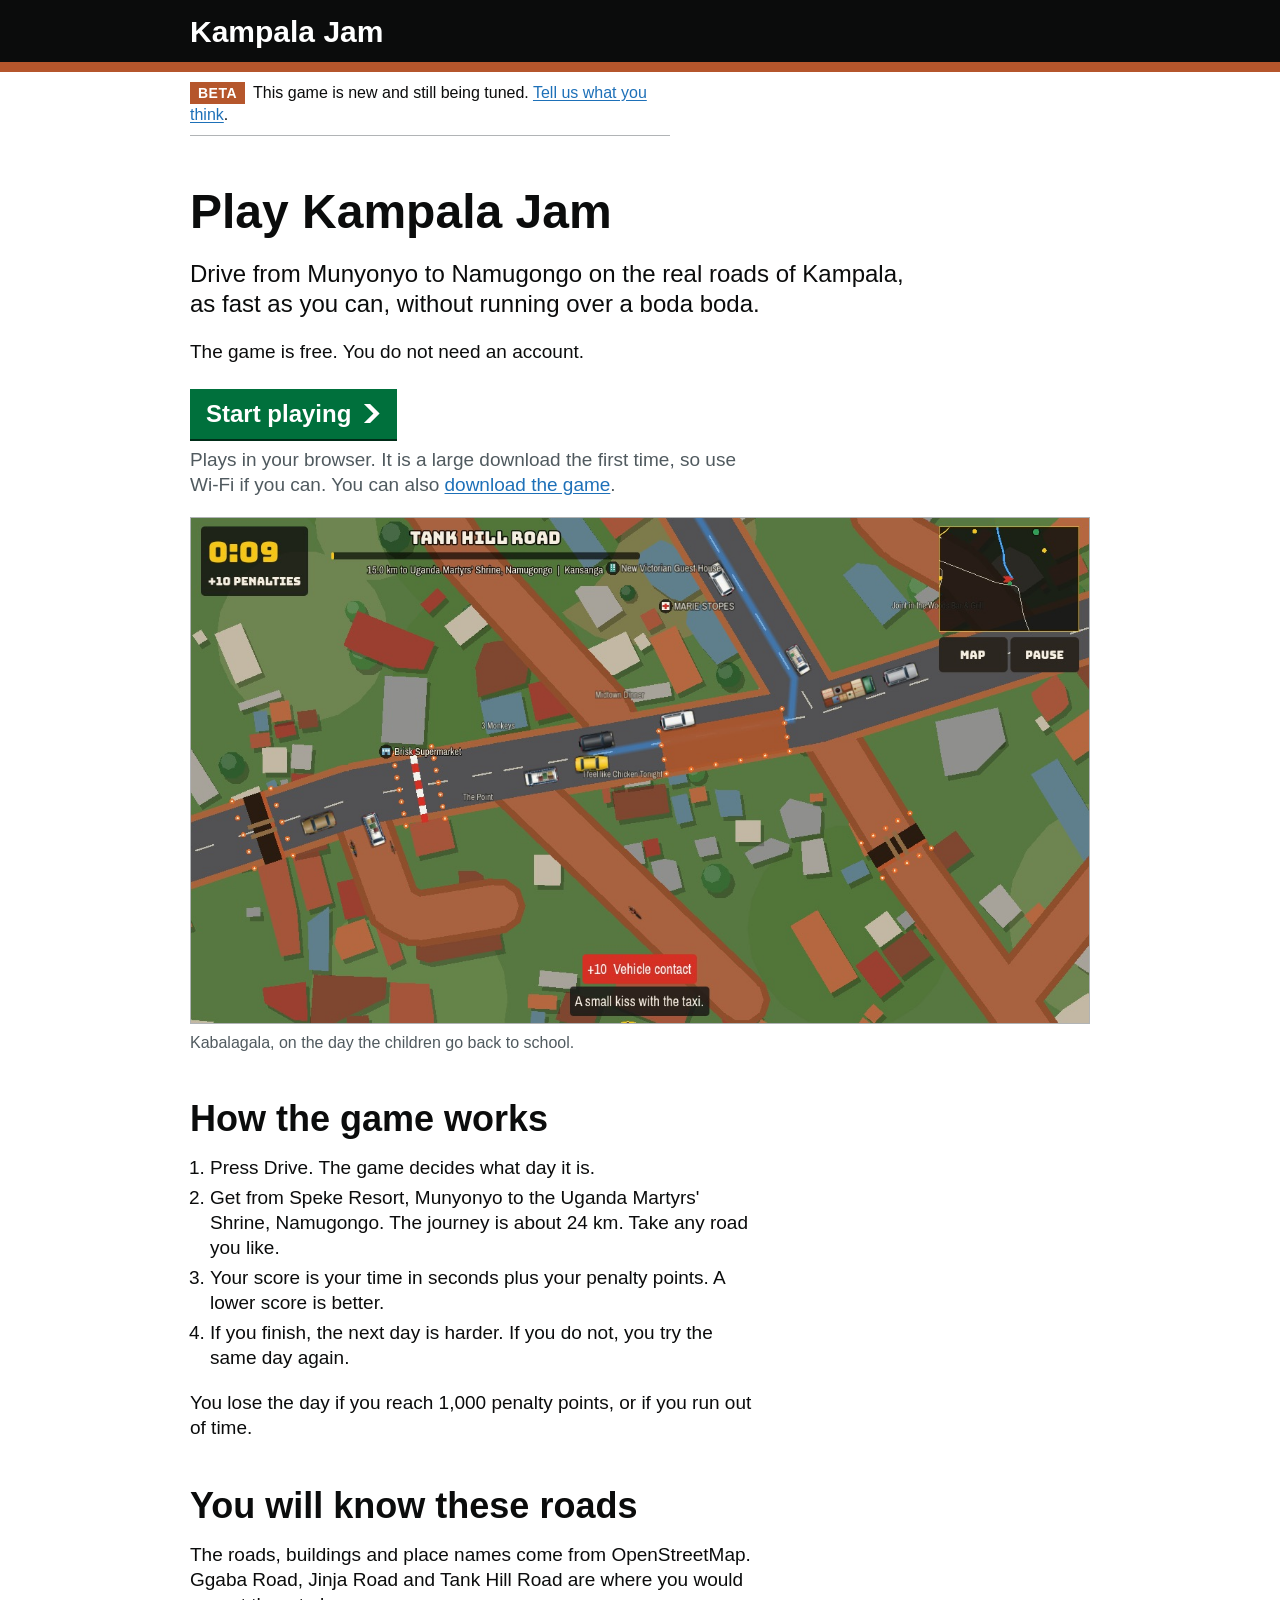
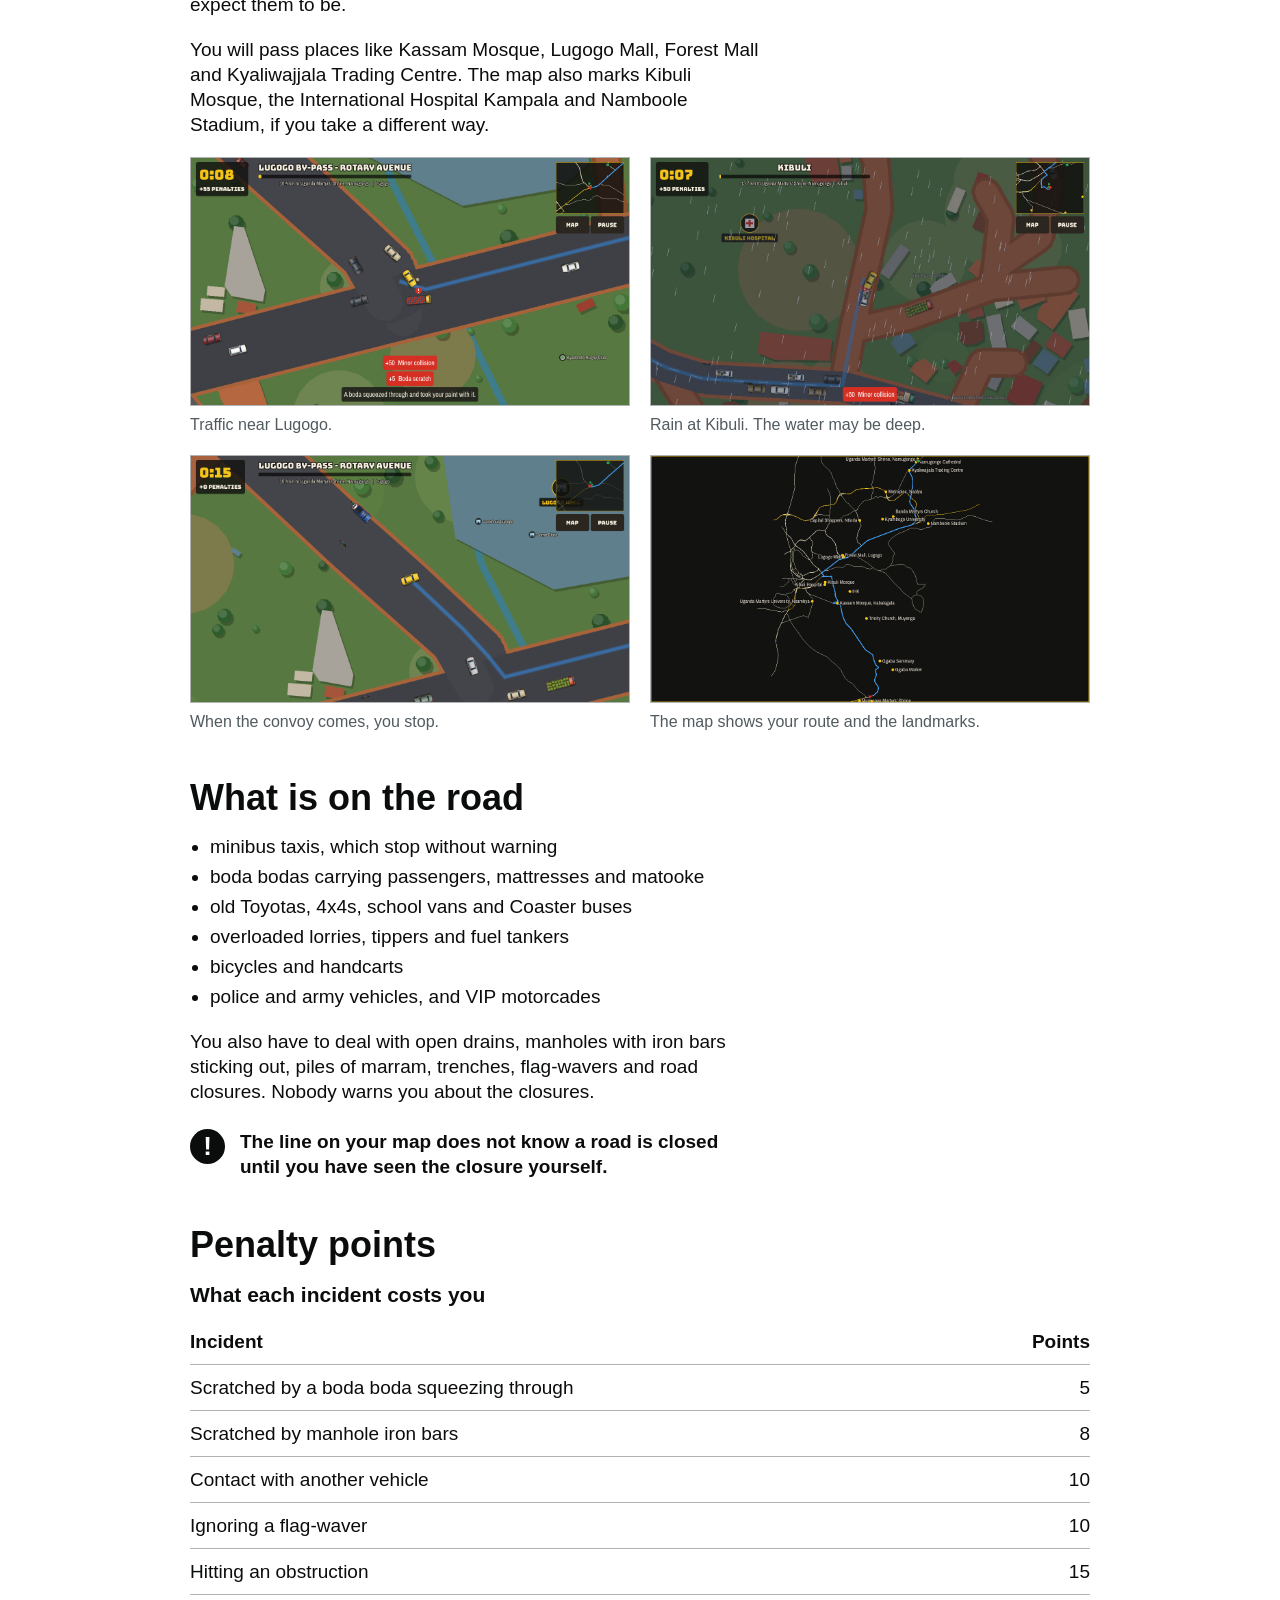
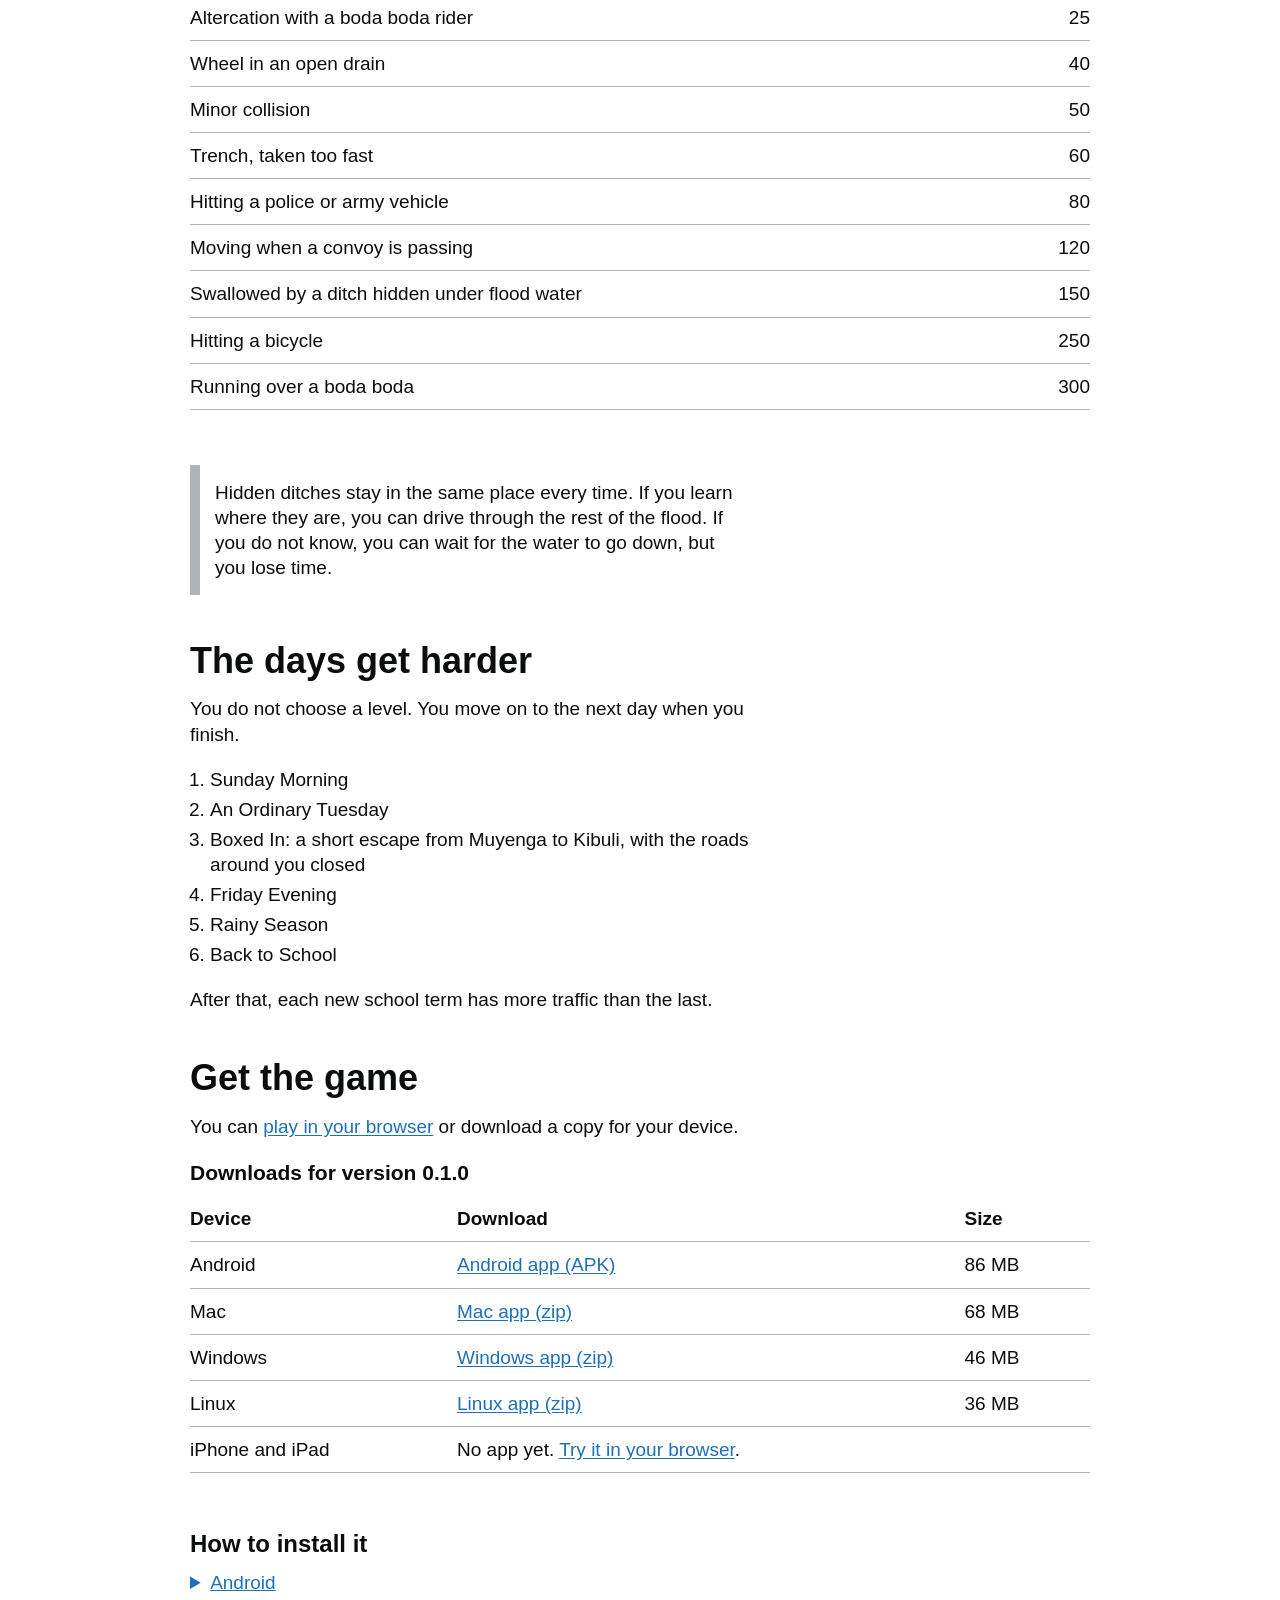
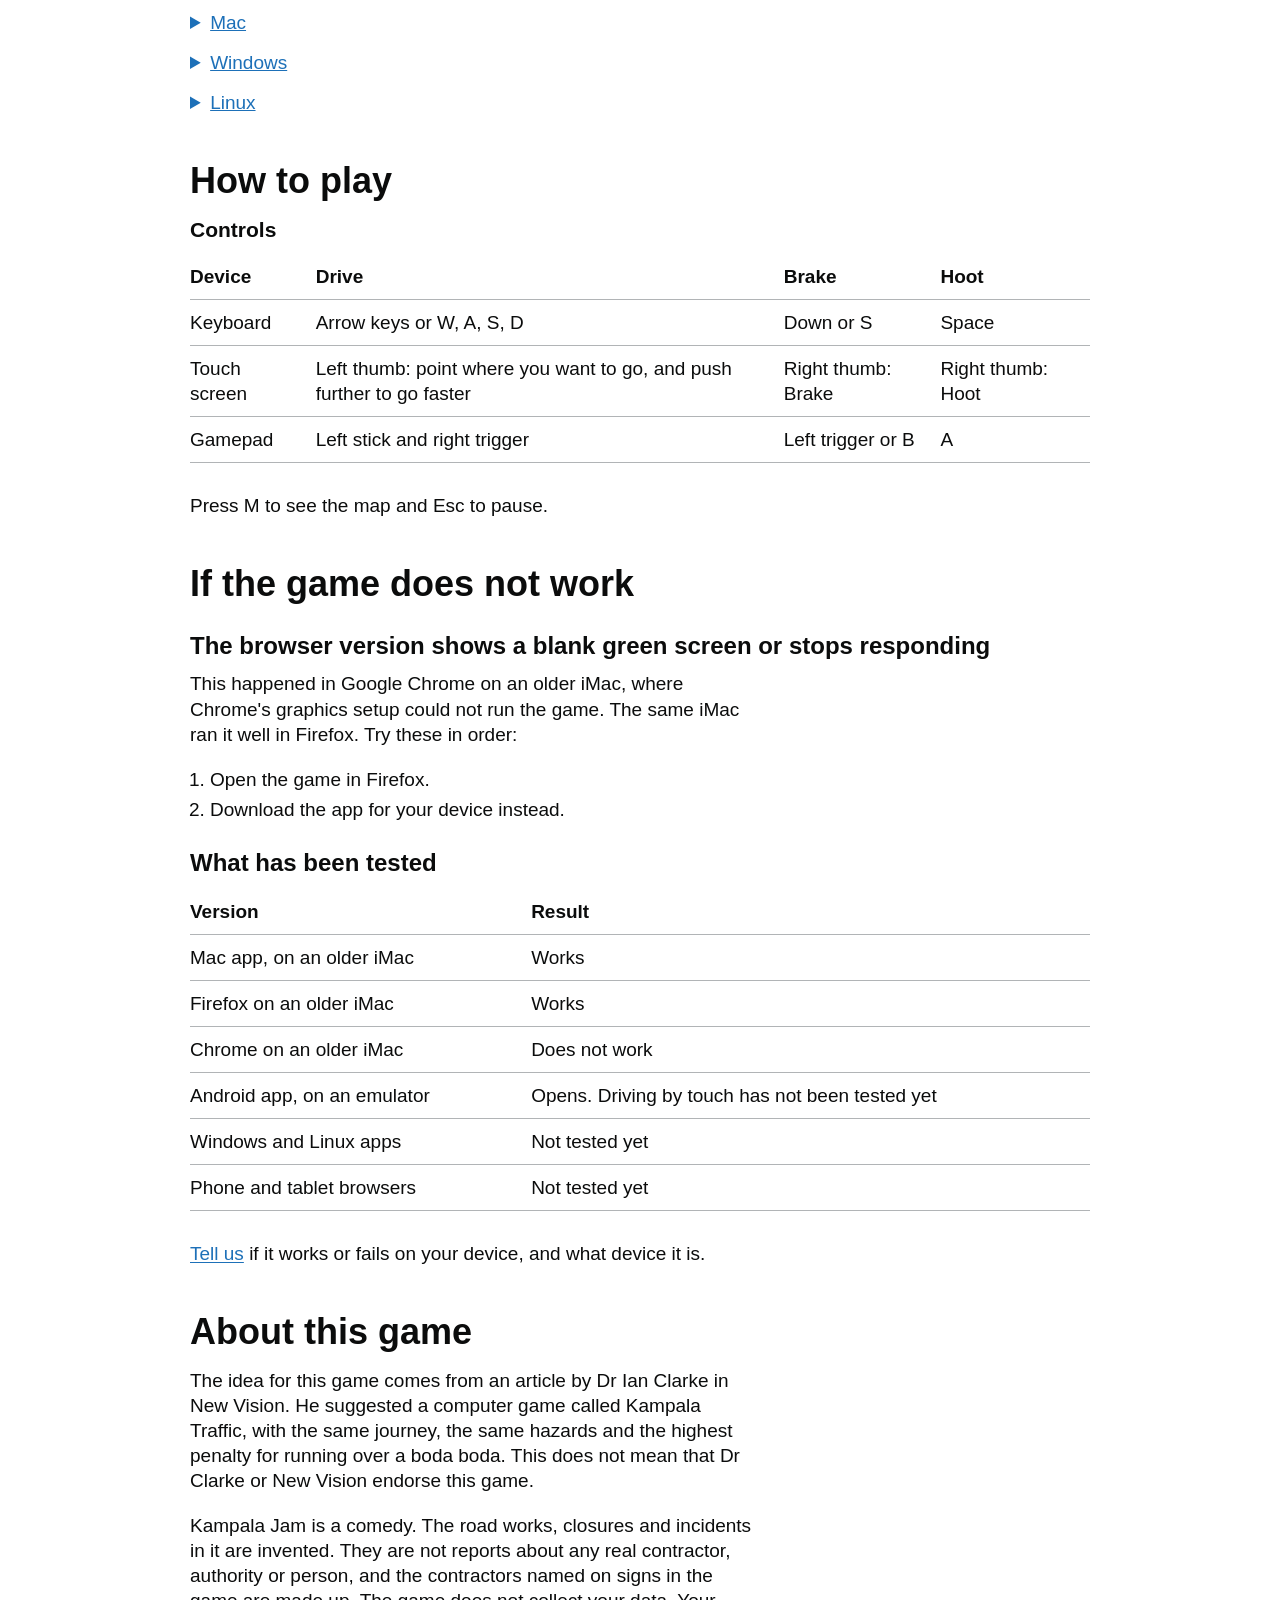
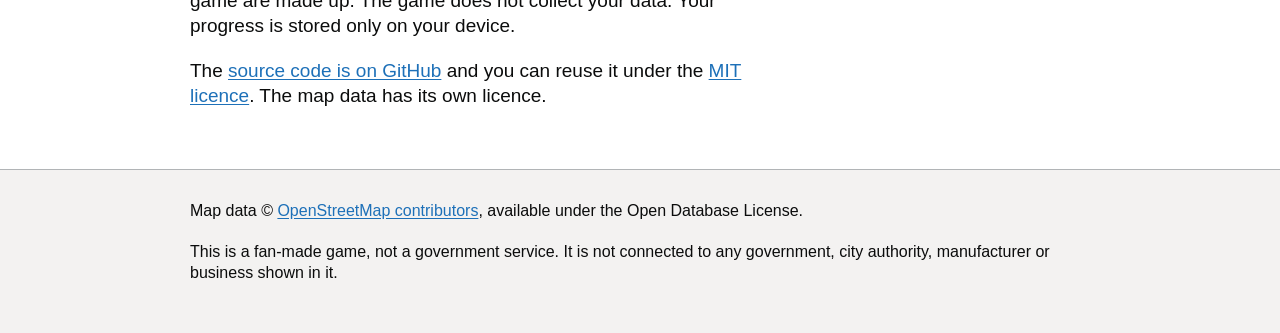
<file: index.html>
<!DOCTYPE html>
<html lang="en">
<head>
<meta charset="utf-8">
<meta name="viewport" content="width=device-width, initial-scale=1">
<title>Play Kampala Jam: drive from Munyonyo to Namugongo</title>
<meta name="description" content="A free driving game on the real roads of Kampala. Get from Munyonyo to Namugongo as fast as you can without running over a boda boda.">
<meta property="og:title" content="Play Kampala Jam">
<meta property="og:description" content="Drive from Munyonyo to Namugongo on the real roads of Kampala. Free to play.">
<meta property="og:image" content="https://swiftugandan.github.io/kampala-jam/img/kabalagala.jpg">
<meta property="og:type" content="website">
<link rel="stylesheet" href="style.css">
<link rel="icon" href="img/icon.png">
</head>
<body>
<a class="skip" href="#main">Skip to main content</a>
<header class="band"><div class="width"><a class="brand" href="./">Kampala Jam</a></div></header>
<div class="width">
<p class="phase"><span class="tag">BETA</span>This game is new and still being tuned. <a href="https://github.com/swiftugandan/kampala-jam/issues">Tell us what you think</a>.</p>
<main id="main">

<h1>Play Kampala Jam</h1>
<p class="lead">Drive from Munyonyo to Namugongo on the real roads of Kampala, as fast as you can, without running over a boda boda.</p>
<p>The game is free. You do not need an account.</p>
<a class="start" href="play/" role="button" draggable="false">Start playing
<svg width="17.5" height="19" viewBox="0 0 33 40" aria-hidden="true" focusable="false"><path fill="currentColor" d="M0 0h13l20 20-20 20H0l20-20z"/></svg></a>
<p class="hint">Plays in your browser. It is a large download the first time, so use Wi-Fi if you can. You can also <a href="#get-the-game">download the game</a>.</p>

<figure><img src="img/kabalagala.jpg" width="1280" height="720" alt="Top-down view of a yellow car near Kassam Mosque in Kabalagala. Ggaba Road runs along the bottom, with minibus taxis, a trench across one road and a barrier closing another."><figcaption>Kabalagala, on the day the children go back to school.</figcaption></figure>

<h2>How the game works</h2>
<ol>
<li>Press Drive. The game decides what day it is.</li>
<li>Get from Speke Resort, Munyonyo to the Uganda Martyrs' Shrine, Namugongo. The journey is about 24 km. Take any road you like.</li>
<li>Your score is your time in seconds plus your penalty points. A lower score is better.</li>
<li>If you finish, the next day is harder. If you do not, you try the same day again.</li>
</ol>
<p>You lose the day if you reach 1,000 penalty points, or if you run out of time.</p>

<h2>You will know these roads</h2>
<p>The roads, buildings and place names come from OpenStreetMap. Ggaba Road, Jinja Road and Tank Hill Road are where you would expect them to be.</p>
<p>You will pass places like Kassam Mosque, Lugogo Mall, Forest Mall and Kyaliwajjala Trading Centre. The map also marks Kibuli Mosque, the International Hospital Kampala and Namboole Stadium, if you take a different way.</p>

<div class="gallery">
<figure><img src="img/lugogo.jpg" width="1280" height="720" loading="lazy" alt="Traffic on Jinja Road near Lugogo, with an overloaded lorry, a minibus taxi and old Toyota saloons."><figcaption>Traffic near Lugogo.</figcaption></figure>
<figure><img src="img/storm.jpg" width="1280" height="720" loading="lazy" alt="A rainstorm over the roads at Kibuli, with a queue of vehicles and the Kibuli Hospital sign."><figcaption>Rain at Kibuli. The water may be deep.</figcaption></figure>
<figure><img src="img/convoy.jpg" width="1280" height="720" loading="lazy" alt="A motorcade with flashing lights on the Lugogo By-Pass while other traffic pulls over."><figcaption>When the convoy comes, you stop.</figcaption></figure>
<figure><img src="img/map.jpg" width="1280" height="720" loading="lazy" alt="Map of the whole route from Munyonyo to Namugongo with landmarks labelled."><figcaption>The map shows your route and the landmarks.</figcaption></figure>
</div>

<h2>What is on the road</h2>
<ul>
<li>minibus taxis, which stop without warning</li>
<li>boda bodas carrying passengers, mattresses and matooke</li>
<li>old Toyotas, 4x4s, school vans and Coaster buses</li>
<li>overloaded lorries, tippers and fuel tankers</li>
<li>bicycles and handcarts</li>
<li>police and army vehicles, and VIP motorcades</li>
</ul>
<p>You also have to deal with open drains, manholes with iron bars sticking out, piles of marram, trenches, flag-wavers and road closures. Nobody warns you about the closures.</p>
<div class="warning"><b aria-hidden="true">!</b><span>The line on your map does not know a road is closed until you have seen the closure yourself.</span></div>

<h2>Penalty points</h2>
<div class="scroll"><table>
<caption>What each incident costs you</caption>
<thead><tr><th scope="col">Incident</th><th scope="col" class="num">Points</th></tr></thead>
<tbody>
<tr><td>Scratched by a boda boda squeezing through</td><td class="num">5</td></tr>
<tr><td>Scratched by manhole iron bars</td><td class="num">8</td></tr>
<tr><td>Contact with another vehicle</td><td class="num">10</td></tr>
<tr><td>Ignoring a flag-waver</td><td class="num">10</td></tr>
<tr><td>Hitting an obstruction</td><td class="num">15</td></tr>
<tr><td>Altercation with a boda boda rider</td><td class="num">25</td></tr>
<tr><td>Wheel in an open drain</td><td class="num">40</td></tr>
<tr><td>Minor collision</td><td class="num">50</td></tr>
<tr><td>Trench, taken too fast</td><td class="num">60</td></tr>
<tr><td>Hitting a police or army vehicle</td><td class="num">80</td></tr>
<tr><td>Moving when a convoy is passing</td><td class="num">120</td></tr>
<tr><td>Swallowed by a ditch hidden under flood water</td><td class="num">150</td></tr>
<tr><td>Hitting a bicycle</td><td class="num">250</td></tr>
<tr><td>Running over a boda boda</td><td class="num">300</td></tr>
</tbody></table></div>
<div class="inset">Hidden ditches stay in the same place every time. If you learn where they are, you can drive through the rest of the flood. If you do not know, you can wait for the water to go down, but you lose time.</div>

<h2>The days get harder</h2>
<p>You do not choose a level. You move on to the next day when you finish.</p>
<ol>
<li>Sunday Morning</li>
<li>An Ordinary Tuesday</li>
<li>Boxed In: a short escape from Muyenga to Kibuli, with the roads around you closed</li>
<li>Friday Evening</li>
<li>Rainy Season</li>
<li>Back to School</li>
</ol>
<p>After that, each new school term has more traffic than the last.</p>

<h2 id="get-the-game">Get the game</h2>
<p>You can <a href="play/">play in your browser</a> or download a copy for your device.</p>
<div class="scroll"><table>
<caption>Downloads for version 0.1.0</caption>
<thead><tr><th scope="col">Device</th><th scope="col">Download</th><th scope="col">Size</th></tr></thead>
<tbody>
<tr><td>Android</td><td><a href="https://github.com/swiftugandan/kampala-jam/releases/latest/download/kampala-jam-android.apk">Android app (APK)</a></td><td>86 MB</td></tr>
<tr><td>Mac</td><td><a href="https://github.com/swiftugandan/kampala-jam/releases/latest/download/kampala-jam-macos.zip">Mac app (zip)</a></td><td>68 MB</td></tr>
<tr><td>Windows</td><td><a href="https://github.com/swiftugandan/kampala-jam/releases/latest/download/kampala-jam-windows.zip">Windows app (zip)</a></td><td>46 MB</td></tr>
<tr><td>Linux</td><td><a href="https://github.com/swiftugandan/kampala-jam/releases/latest/download/kampala-jam-linux.zip">Linux app (zip)</a></td><td>36 MB</td></tr>
<tr><td>iPhone and iPad</td><td>No app yet. <a href="play/">Try it in your browser</a>.</td><td></td></tr>
</tbody></table></div>

<h3>How to install it</h3>
<details><summary>Android</summary><div><ol><li>Download the APK on your phone and open it.</li><li>If your phone asks, allow your browser to install unknown apps.</li><li>Choose Install.</li></ol><p>The game is not on Google Play, so your phone may warn you about it.</p></div></details>
<details><summary>Mac</summary><div><ol><li>Download the zip and open it.</li><li>Move Kampala Jam to your Applications folder and open it.</li><li>Your Mac will say it cannot check the app. Go to System Settings, then Privacy &amp; Security.</li><li>Scroll down and choose Open Anyway.</li></ol><p>You only need to do this once. It happens because the app has not been notarised by Apple.</p></div></details>
<details><summary>Windows</summary><div><ol><li>Download the zip and extract it.</li><li>Open KampalaJam.exe.</li><li>If Windows says it protected your PC, choose More info, then Run anyway.</li></ol></div></details>
<details><summary>Linux</summary><div><ol><li>Download the zip and extract it.</li><li>Run <code>chmod +x KampalaJam.x86_64</code>, then <code>./KampalaJam.x86_64</code>.</li></ol></div></details>

<h2>How to play</h2>
<div class="scroll"><table>
<caption>Controls</caption>
<thead><tr><th scope="col">Device</th><th scope="col">Drive</th><th scope="col">Brake</th><th scope="col">Hoot</th></tr></thead>
<tbody>
<tr><td>Keyboard</td><td>Arrow keys or W, A, S, D</td><td>Down or S</td><td>Space</td></tr>
<tr><td>Touch screen</td><td>Left thumb: point where you want to go, and push further to go faster</td><td>Right thumb: Brake</td><td>Right thumb: Hoot</td></tr>
<tr><td>Gamepad</td><td>Left stick and right trigger</td><td>Left trigger or B</td><td>A</td></tr>
</tbody></table></div>
<p>Press M to see the map and Esc to pause.</p>

<h2>If the game does not work</h2>
<h3>The browser version shows a blank green screen or stops responding</h3>
<p>This happened in Google Chrome on an older iMac, where Chrome's graphics setup could not run the game. The same iMac ran it well in Firefox. Try these in order:</p>
<ol>
<li>Open the game in Firefox.</li>
<li>Download the app for your device instead.</li>
</ol>
<h3>What has been tested</h3>
<div class="scroll"><table>
<thead><tr><th scope="col">Version</th><th scope="col">Result</th></tr></thead>
<tbody>
<tr><td>Mac app, on an older iMac</td><td>Works</td></tr>
<tr><td>Firefox on an older iMac</td><td>Works</td></tr>
<tr><td>Chrome on an older iMac</td><td>Does not work</td></tr>
<tr><td>Android app, on an emulator</td><td>Opens. Driving by touch has not been tested yet</td></tr>
<tr><td>Windows and Linux apps</td><td>Not tested yet</td></tr>
<tr><td>Phone and tablet browsers</td><td>Not tested yet</td></tr>
</tbody></table></div>
<p><a href="https://github.com/swiftugandan/kampala-jam/issues">Tell us</a> if it works or fails on your device, and what device it is.</p>

<h2>About this game</h2>
<p>The idea for this game comes from an article by Dr Ian Clarke in New Vision. He suggested a computer game called Kampala Traffic, with the same journey, the same hazards and the highest penalty for running over a boda boda. This does not mean that Dr Clarke or New Vision endorse this game.</p>
<p>Kampala Jam is a comedy. The road works, closures and incidents in it are invented. They are not reports about any real contractor, authority or person, and the contractors named on signs in the game are made up. The game does not collect your data. Your progress is stored only on your device.</p>
<p>The <a href="https://github.com/swiftugandan/kampala-jam">source code is on GitHub</a> and you can reuse it under the <a href="https://github.com/swiftugandan/kampala-jam/blob/main/LICENSE">MIT licence</a>. The map data has its own licence.</p>
</main>
</div>
<footer><div class="width">
<p>Map data © <a href="https://www.openstreetmap.org/copyright">OpenStreetMap contributors</a>, available under the Open Database License.</p>
<p>This is a fan-made game, not a government service. It is not connected to any government, city authority, manufacturer or business shown in it.</p>
</div></footer>
</body>
</html>
</file>
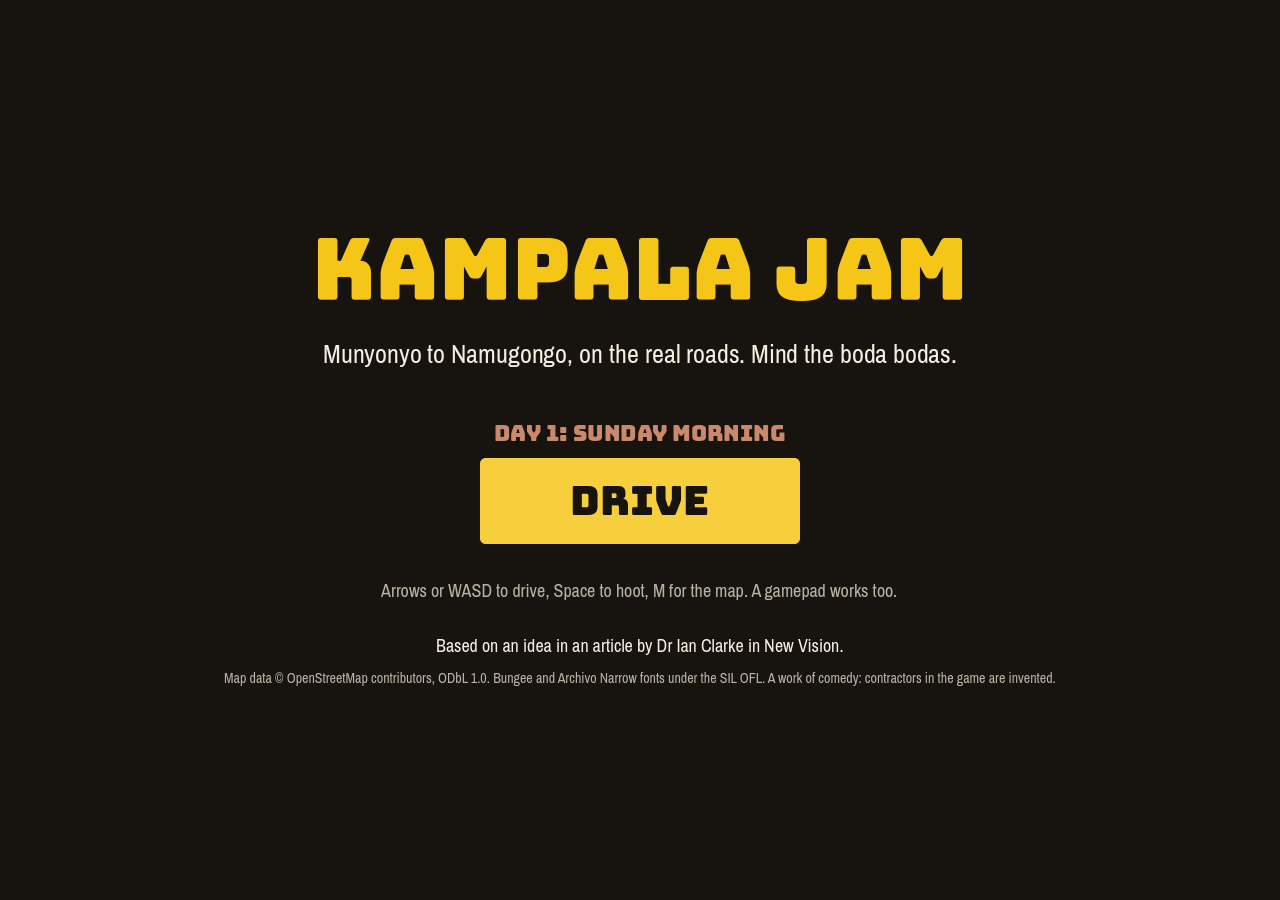
<file: play/index.html>
<!DOCTYPE html>
<html lang="en">
	<head>
		<meta charset="utf-8">
		<meta name="viewport" content="width=device-width, user-scalable=no, initial-scale=1.0">
		<title>Kampala Jam</title>
		<style>
html, body, #canvas {
	margin: 0;
	padding: 0;
	border: 0;
}

body {
	color: white;
	background-color: black;
	overflow: hidden;
	touch-action: none;
}

#canvas {
	display: block;
}

#canvas:focus {
	outline: none;
}

#status, #status-splash, #status-progress {
	position: absolute;
	left: 0;
	right: 0;
}

#status, #status-splash {
	top: 0;
	bottom: 0;
}

#status {
	background-color: #171412;
	display: flex;
	flex-direction: column;
	justify-content: center;
	align-items: center;
	visibility: hidden;
}

#status-splash {
	max-height: 100%;
	max-width: 100%;
	margin: auto;
}

#status-splash.show-image--false {
	display: none;
}

#status-splash.fullsize--true {
	height: 100%;
	width: 100%;
	object-fit: contain;
}

#status-splash.use-filter--false {
	image-rendering: pixelated;
}

#status-progress, #status-notice {
	display: none;
}

#status-progress {
	bottom: 10%;
	width: 50%;
	margin: 0 auto;
}

#status-notice {
	background-color: #5b3943;
	border-radius: 0.5rem;
	border: 1px solid #9b3943;
	color: #e0e0e0;
	font-family: 'Noto Sans', 'Droid Sans', Arial, sans-serif;
	line-height: 1.3;
	margin: 0 2rem;
	overflow: hidden;
	padding: 1rem;
	text-align: center;
	z-index: 1;
}
		</style>
		<link id="-gd-engine-icon" rel="icon" type="image/png" href="index.icon.png" />
<link rel="apple-touch-icon" href="index.apple-touch-icon.png"/>

	</head>
	<body>
		<canvas id="canvas">
			Your browser does not support the canvas tag.
		</canvas>

		<noscript>
			Your browser does not support JavaScript.
		</noscript>

		<div id="status">
			<img id="status-splash" class="show-image--false fullsize--true use-filter--true" src="index.png" alt="">
			<progress id="status-progress"></progress>
			<div id="status-notice"></div>
		</div>

		<script src="index.js"></script>
		<script>
const GODOT_CONFIG = {"args":[],"canvasResizePolicy":2,"emscriptenPoolSize":8,"ensureCrossOriginIsolationHeaders":false,"executable":"index","experimentalVK":false,"fileSizes":{"index.pck":11380456,"index.wasm":39514754},"focusCanvas":true,"gdextensionLibs":[],"godotPoolSize":4};
const GODOT_THREADS_ENABLED = false;
const engine = new Engine(GODOT_CONFIG);

(function () {
	const statusOverlay = document.getElementById('status');
	const statusProgress = document.getElementById('status-progress');
	const statusNotice = document.getElementById('status-notice');

	let initializing = true;
	let statusMode = '';

	function setStatusMode(mode) {
		if (statusMode === mode || !initializing) {
			return;
		}
		if (mode === 'hidden') {
			statusOverlay.remove();
			initializing = false;
			return;
		}
		statusOverlay.style.visibility = 'visible';
		statusProgress.style.display = mode === 'progress' ? 'block' : 'none';
		statusNotice.style.display = mode === 'notice' ? 'block' : 'none';
		statusMode = mode;
	}

	function setStatusNotice(text) {
		while (statusNotice.lastChild) {
			statusNotice.removeChild(statusNotice.lastChild);
		}
		const lines = text.split('\n');
		lines.forEach((line) => {
			statusNotice.appendChild(document.createTextNode(line));
			statusNotice.appendChild(document.createElement('br'));
		});
	}

	function displayFailureNotice(err) {
		console.error(err);
		if (err instanceof Error) {
			setStatusNotice(err.message);
		} else if (typeof err === 'string') {
			setStatusNotice(err);
		} else {
			setStatusNotice('An unknown error occurred.');
		}
		setStatusMode('notice');
		initializing = false;
	}

	const missing = Engine.getMissingFeatures({
		threads: GODOT_THREADS_ENABLED,
	});

	if (missing.length !== 0) {
		if (GODOT_CONFIG['serviceWorker'] && GODOT_CONFIG['ensureCrossOriginIsolationHeaders'] && 'serviceWorker' in navigator) {
			let serviceWorkerRegistrationPromise;
			try {
				serviceWorkerRegistrationPromise = navigator.serviceWorker.getRegistration();
			} catch (err) {
				serviceWorkerRegistrationPromise = Promise.reject(new Error('Service worker registration failed.'));
			}
			// There's a chance that installing the service worker would fix the issue
			Promise.race([
				serviceWorkerRegistrationPromise.then((registration) => {
					if (registration != null) {
						return Promise.reject(new Error('Service worker already exists.'));
					}
					return registration;
				}).then(() => engine.installServiceWorker()),
				// For some reason, `getRegistration()` can stall
				new Promise((resolve) => {
					setTimeout(() => resolve(), 2000);
				}),
			]).then(() => {
				// Reload if there was no error.
				window.location.reload();
			}).catch((err) => {
				console.error('Error while registering service worker:', err);
			});
		} else {
			// Display the message as usual
			const missingMsg = 'Error\nThe following features required to run Godot projects on the Web are missing:\n';
			displayFailureNotice(missingMsg + missing.join('\n'));
		}
	} else {
		setStatusMode('progress');
		engine.startGame({
			'onProgress': function (current, total) {
				if (current > 0 && total > 0) {
					statusProgress.value = current;
					statusProgress.max = total;
				} else {
					statusProgress.removeAttribute('value');
					statusProgress.removeAttribute('max');
				}
			},
		}).then(() => {
			setStatusMode('hidden');
		}, displayFailureNotice);
	}
}());
		</script>
	</body>
</html>
</file>
<file: style.css>
/* Follows the layout, type scale and plain-language patterns of the GOV.UK Design
   System. It deliberately does not use the GOV.UK crown, name or Transport typeface:
   those are reserved for government services, and this is a game. */
:root { --ink:#0b0c0c; --muted:#505a5f; --line:#b1b4b6; --light:#f3f2f1; --link:#1d70b8; --visited:#4c2c92; --focus:#fd0; --go:#00703c; --go-dark:#005a30; --accent:#b5562c; --warn:#d4351c; }
* { box-sizing:border-box; }
html { -webkit-text-size-adjust:100%; }
body { margin:0; color:var(--ink); background:#fff; font:400 19px/1.32 Arial,Helvetica,sans-serif; }
a { color:var(--link); text-underline-offset:.1em; }
a:visited { color:var(--visited); }
a:hover { color:#003078; text-decoration-thickness:3px; }
a:focus { outline:3px solid transparent; color:var(--ink); background:var(--focus); box-shadow:0 -2px var(--focus),0 4px var(--ink); text-decoration:none; }
.skip { position:absolute; left:-9999px; }
.skip:focus { position:static; display:block; padding:10px 15px; }
.band { background:var(--ink); border-bottom:10px solid var(--accent); }
.width { max-width:960px; margin:0 auto; padding:0 15px; }
@media (min-width:640px){ .width { padding:0 30px; } }
.brand { display:block; padding:12px 0 10px; color:#fff; font-size:30px; font-weight:700; text-decoration:none; }
.brand:visited,.brand:hover { color:#fff; }
.phase { padding:10px 0; border-bottom:1px solid var(--line); font-size:16px; }
.tag { display:inline-block; margin-right:8px; padding:2px 8px; background:var(--accent); color:#fff; font-size:14px; font-weight:700; letter-spacing:.5px; }
main { padding:30px 0 40px; }
h1 { margin:0 0 20px; font-size:36px; line-height:1.1; }
h2 { margin:45px 0 15px; font-size:27px; line-height:1.15; }
h3 { margin:25px 0 10px; font-size:21px; }
@media (min-width:640px){ h1 { font-size:48px; } h2 { font-size:36px; } h3 { font-size:24px; } }
p,ul,ol { margin:0 0 20px; max-width:30em; }
ul,ol { padding-left:20px; }
li { margin-bottom:5px; }
.lead { font-size:24px; line-height:1.25; }
.hint { color:var(--muted); }
.start { display:inline-flex; align-items:center; gap:12px; margin:5px 0 8px; padding:9px 16px; background:var(--go); color:#fff; border:0; box-shadow:0 2px 0 #002d18; font-size:24px; font-weight:700; text-decoration:none; }
.start:visited,.start:hover { color:#fff; }
.start:hover { background:var(--go-dark); }
.start:focus { background:var(--focus); color:var(--ink); box-shadow:0 2px 0 var(--ink); }
.start svg { flex:none; }
.inset { max-width:30em; margin:25px 0; padding:15px; border-left:10px solid var(--line); }
.warning { display:flex; gap:15px; max-width:30em; margin:25px 0; font-weight:700; }
.warning b { flex:none; width:35px; height:35px; border-radius:50%; background:var(--ink); color:#fff; text-align:center; font-size:26px; line-height:35px; }
table { width:100%; margin:0 0 30px; border-collapse:collapse; }
caption { padding-bottom:10px; text-align:left; font-size:21px; font-weight:700; }
th,td { padding:10px 20px 10px 0; border-bottom:1px solid var(--line); text-align:left; vertical-align:top; }
th { font-weight:700; }
td.num,th.num { padding-right:0; text-align:right; font-variant-numeric:tabular-nums; }
.scroll { overflow-x:auto; }
details { max-width:30em; margin-bottom:15px; }
summary { color:var(--link); cursor:pointer; text-decoration:underline; }
details > div { margin-top:8px; padding:15px; border-left:5px solid var(--line); }
details p:last-child,details ol:last-child { margin-bottom:0; }
figure { margin:0 0 30px; }
figure img { display:block; width:100%; height:auto; border:1px solid var(--line); }
figcaption { padding-top:8px; color:var(--muted); font-size:16px; }
.gallery { display:grid; gap:20px; grid-template-columns:1fr; }
@media (min-width:640px){ .gallery { grid-template-columns:1fr 1fr; } }
.gallery figure { margin:0; }
footer { padding:30px 0; background:var(--light); border-top:1px solid var(--line); font-size:16px; }
footer p { max-width:none; }
</file>
